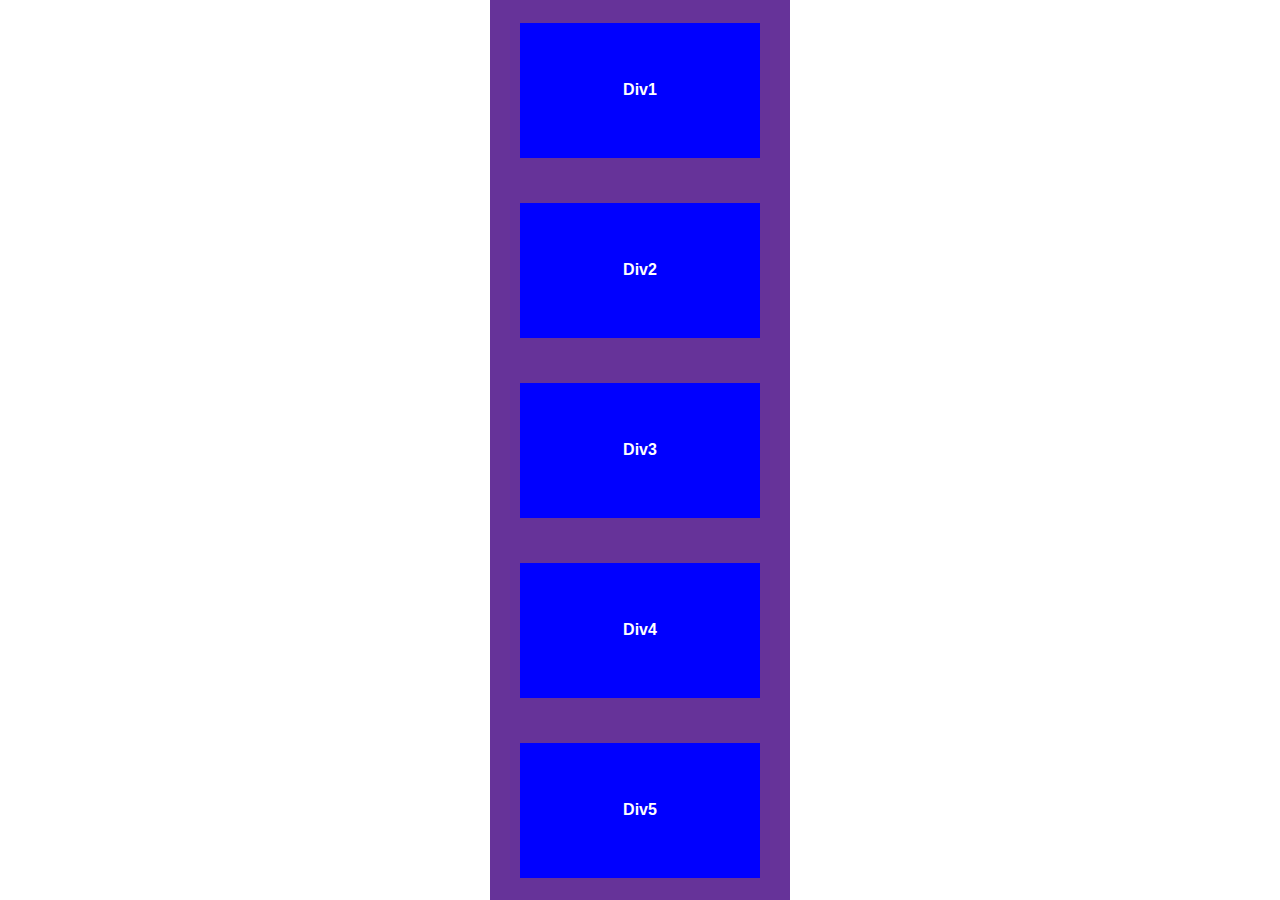
<file: js/activateDiv/index.html>
<!DOCTYPE html>
<html lang="en">
  <head>
    <meta charset="UTF-8" />
    <meta name="viewport" content="width=device-width, initial-scale=1.0" />
    <title>Document</title>
    <link rel="stylesheet" href="styles.css" />
  </head>
  <body onload="renderDivs()">
    <div class="container"></div>

    <script src="app.js"></script>
  </body>
</html>
</file>
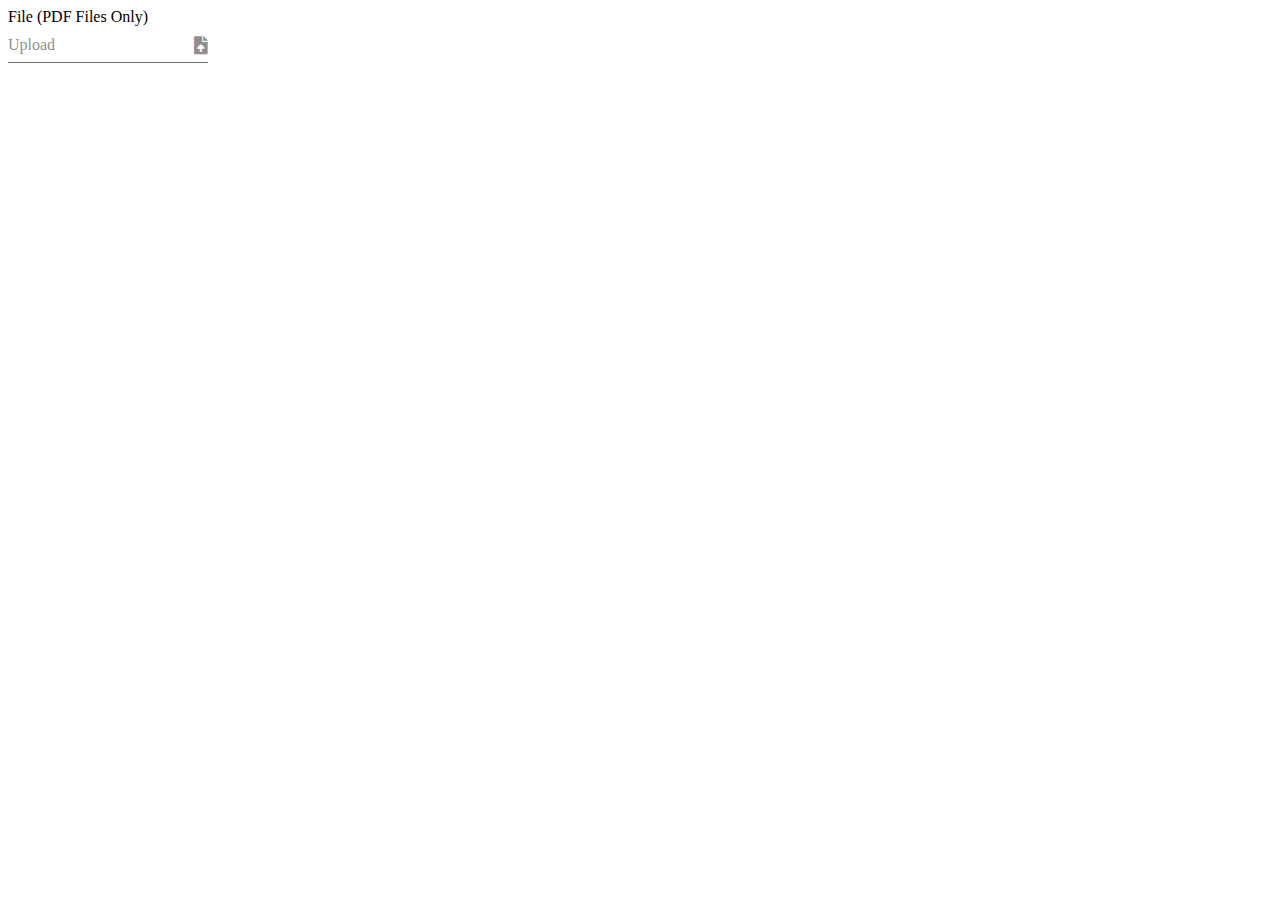
<file: js/base64FileUploader/index.html>
<!DOCTYPE html>
<html lang="en">
  <head>
    <meta charset="UTF-8" />
    <meta name="viewport" content="width=device-width, initial-scale=1.0" />
    <title>File Upload</title>
    <link rel="stylesheet" href="./styles.css" />
    <link
      rel="stylesheet"
      href="https://use.fontawesome.com/releases/v5.13.0/css/all.css"
      crossorigin="anonymous"
    />
  </head>
  <body>
    <div class="file-uploader">
      <label>
        File
        <span>(PDF Files Only)</span>
      </label>
      <div class="file-uploader__btn">
        <div>
          <input
            id="fileUploader"
            type="file"
            accept=".pdf"
            onchange="handleFileChange('fileUploader'), displayFileName('.file-name', 'fileUploader')"
          />
          <label for="fileUploader">
            <span class="file-name">Upload</span>
            <i class="fas fa-file-upload"></i>
          </label>
        </div>
      </div>
    </div>

    <script src="./app.js"></script>
  </body>
</html>
</file>
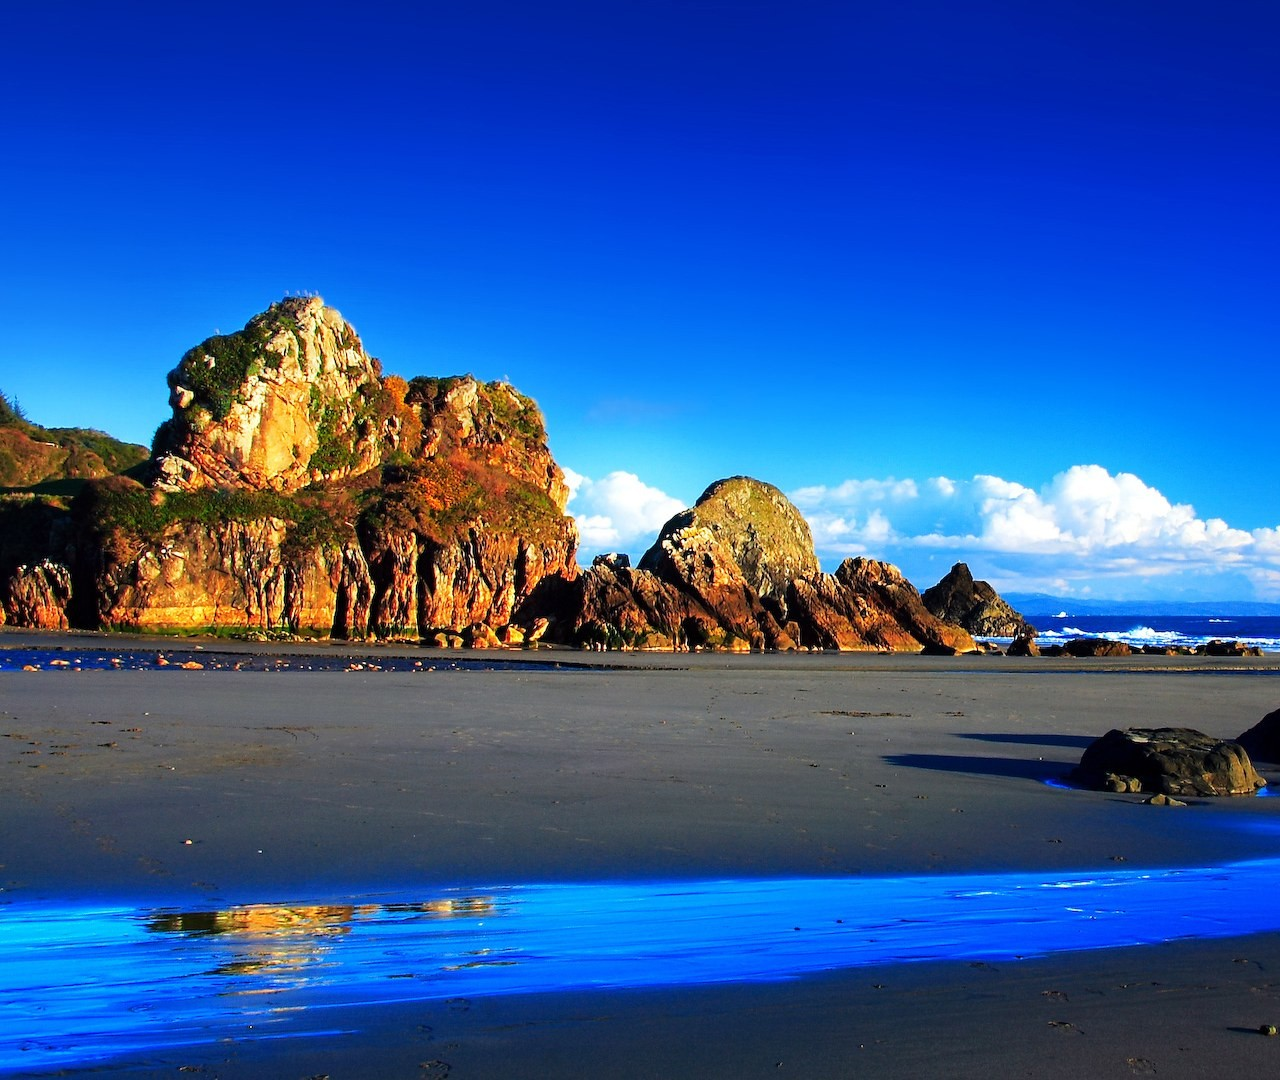
<file: js/sildingAnimation/index.html>
<!DOCTYPE html>
<html lang="en">
  <head>
    <meta charset="UTF-8" />
    <meta name="viewport" content="width=device-width, initial-scale=1.0" />
    <title>Document</title>
    <link rel="stylesheet" href="styles.css" />
  </head>
  <body onload="runSlidingImages()">
    <div class="background-image">
      <img src="" name="backgroundImage" alt="" />
    </div>
    <script src="app.js"></script>
  </body>
</html>
</file>
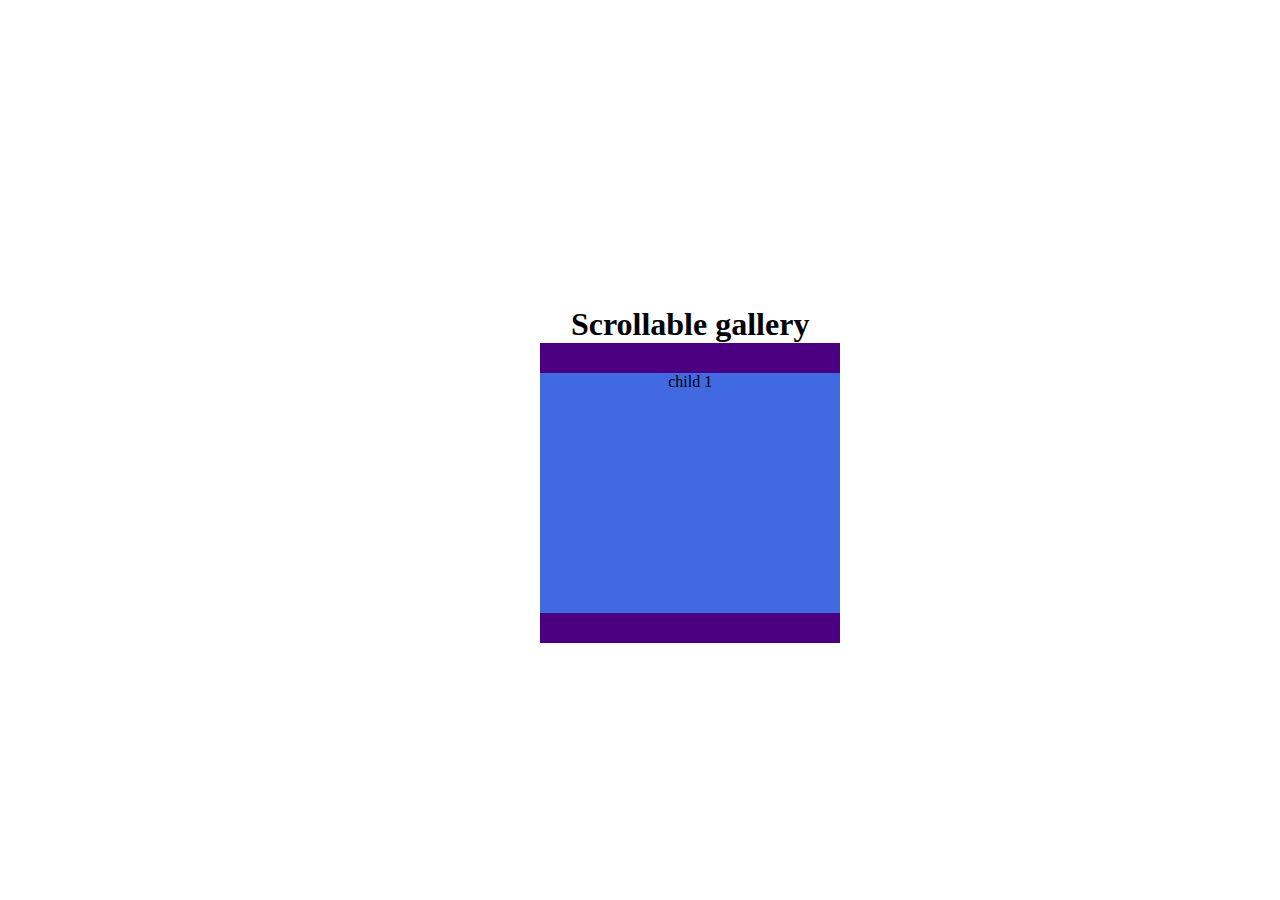
<file: stylesheets/slider/index.html>
<!DOCTYPE html>
<html lang="en">
  <head>
    <meta charset="UTF-8" />
    <meta name="viewport" content="width=device-width, initial-scale=1.0" />
    <title>Document</title>
    <link rel="stylesheet" href="styles.css" />
  </head>
  <body>
    <div class="grandparent">
      <h1>Scrollable gallery</h1>
      <div class="parent">
        <div class="child">child 1</div>
        <div class="child">child 2</div>
        <div class="child">child 3</div>
      </div>
    </div>
  </body>
</html>
</file>
<file: js/activateDiv/styles.css>
* {
  margin: 0;
  padding: 0;
  box-sizing: border-box;
}

.container {
  width: 300px;
  height: 100vh;
  margin: 0 auto;
  display: flex;
  flex-direction: column;
  align-items: center;
  justify-content: space-around;
  background-color: rebeccapurple;
}

.child {
  width: 80%;
  height: 15%;
  display: flex;
  flex-direction: column;
  align-items: center;
  justify-content: center;
  background-color: blue;
  color: white;
  font-family: sans-serif;
  font-weight: 700;
  cursor: pointer;
  transition: all 0.3s;
}

.isActive {
  transition: all 0.3s;
  background-color: crimson;
}
</file>
<file: js/base64FileUploader/styles.css>
.file-uploader__btn {
  width: 200px;
  height: 40px;
  margin-top: 0.6rem;
  margin-bottom: 2rem;
}

.file-uploader__btn [type='file'] {
  border: 0;
  clip: rect(0, 0, 0, 0);
  height: 1px;
  overflow: hidden;
  padding: 0;
  position: absolute;
  white-space: nowrap;
  width: 1px;
}

.file-uploader__btn [type='file'] + label {
  display: -webkit-box;
  display: -ms-flexbox;
  display: flex;
  -webkit-box-pack: justify;
  -ms-flex-pack: justify;
  justify-content: space-between;
  -webkit-box-align: center;
  -ms-flex-align: center;
  align-items: center;
  width: 100%;
  background-color: white;
  border-bottom: 1px solid #707070;
  padding-bottom: 0.5rem;
  color: rgba(112, 112, 112, 0.8);
  cursor: pointer;
}

.file-uploader__btn [type='file'] + label i {
  font-size: 18px;
}

.file-uploader__btn [type='file']:focus + label {
  background-color: #e4ece7;
  -webkit-transition: all 0.5s;
  transition: all 0.5s;
}
</file>
<file: js/sildingAnimation/styles.css>
* {
  margin: 0;
  padding: 0;
  box-sizing: border-box;
  overflow: hidden;
}

.background-image {
  width: 100%;
  height: 100%;
}
</file>
<file: stylesheets/slider/styles.css>
* {
  margin: 0;
  padding: 0;
  box-sizing: border-box;
}

/* just for positioning purposes */
.grandparent {
  position: absolute;
  top: 34%;
  left: 42.2%;
  text-align: center;
}

.parent {
  display: flex;
  justify-content: space-between;
  align-items: center;
  width: 300px;
  height: 300px;
  background-color: indigo;
  overflow-x: auto;
  scroll-behavior: smooth;
  text-align: center;
}

.child {
  flex-shrink: 0;
  scroll-behavior: smooth;
  width: 100%;
  height: 80%;
  background-color: royalblue;
  margin-right: 10px;
}
</file>
